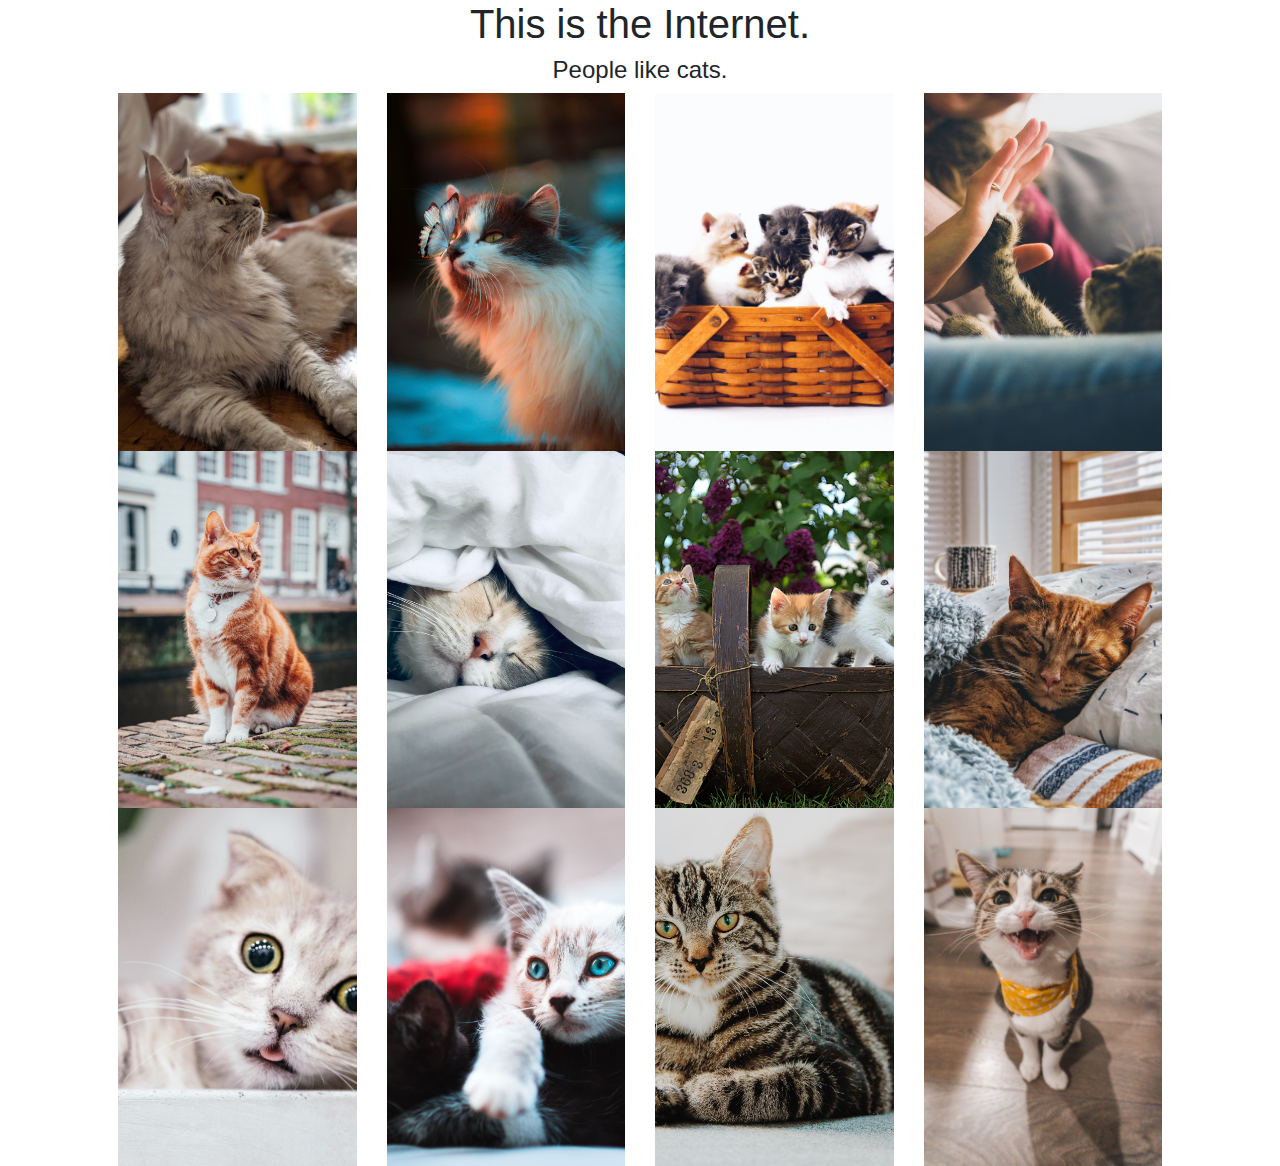
<file: 1st-session/12-picture-bootstrap/index.html>
<!DOCTYPE html>
<html lang="en">
	<head>
		<meta charset="UTF-8" />
		<meta name="viewport" content="width=device-width, initial-scale=1.0" />
		<meta http-equiv="X-UA-Compatible" content="ie=edge" />
		<title>12 Picture with Bootstraps</title>
		<link
			rel="stylesheet"
			href="https://stackpath.bootstrapcdn.com/bootstrap/4.4.1/css/bootstrap.min.css"
			integrity="sha384-Vkoo8x4CGsO3+Hhxv8T/Q5PaXtkKtu6ug5TOeNV6gBiFeWPGFN9MuhOf23Q9Ifjh"
			crossorigin="anonymous"
		/>
		<style>
			img {
				width: 100%;
				height: 100% !important;
				object-fit: cover;
			}
		</style>
	</head>
	<body>
		<header class="text-center">
			<h1>This is the Internet.</h1>
			<h4>People like cats.</h4>
		</header>
		<div class="container px-lg-5">
			<div class="row">
				<div class="col">
					<img src="assets/img/1.jpg" class="img-fluid" alt="" />
				</div>
				<div class="col">
					<img src="assets/img/2.jpg" class="img-fluid" alt="" />
				</div>
				<div class="col">
					<img src="assets/img/3.jpg" class="img-fluid" alt="" />
				</div>
				<div class="col">
					<img src="assets/img/4.jpg" class="img-fluid" alt="" />
				</div>
			</div>
			<div class="row">
				<div class="col">
					<img src="assets/img/5.jpg" class="img-fluid" alt="" />
				</div>
				<div class="col">
					<img src="assets/img/6.jpg" class="img-fluid" alt="" />
				</div>
				<div class="col">
					<img src="assets/img/7.jpg" class="img-fluid" alt="" />
				</div>
				<div class="col">
					<img src="assets/img/8.jpg" class="img-fluid" alt="" />
				</div>
			</div>
			<div class="row">
				<div class="col">
					<img src="assets/img/9.jpg" class="img-fluid" alt="" />
				</div>
				<div class="col">
					<img src="assets/img/10.jpg" class="img-fluid" alt="" />
				</div>
				<div class="col">
					<img src="assets/img/11.jpg" class="img-fluid" alt="" />
				</div>
				<div class="col">
					<img src="assets/img/12.jpg" class="img-fluid" alt="" />
				</div>
			</div>
		</div>
		<script
			src="https://code.jquery.com/jquery-3.4.1.slim.min.js"
			integrity="sha384-J6qa4849blE2+poT4WnyKhv5vZF5SrPo0iEjwBvKU7imGFAV0wwj1yYfoRSJoZ+n"
			crossorigin="anonymous"
		></script>
		<script
			src="https://cdn.jsdelivr.net/npm/popper.js@1.16.0/dist/umd/popper.min.js"
			integrity="sha384-Q6E9RHvbIyZFJoft+2mJbHaEWldlvI9IOYy5n3zV9zzTtmI3UksdQRVvoxMfooAo"
			crossorigin="anonymous"
		></script>
		<script
			src="https://stackpath.bootstrapcdn.com/bootstrap/4.4.1/js/bootstrap.min.js"
			integrity="sha384-wfSDF2E50Y2D1uUdj0O3uMBJnjuUD4Ih7YwaYd1iqfktj0Uod8GCExl3Og8ifwB6"
			crossorigin="anonymous"
		></script>
	</body>
</html>
</file>
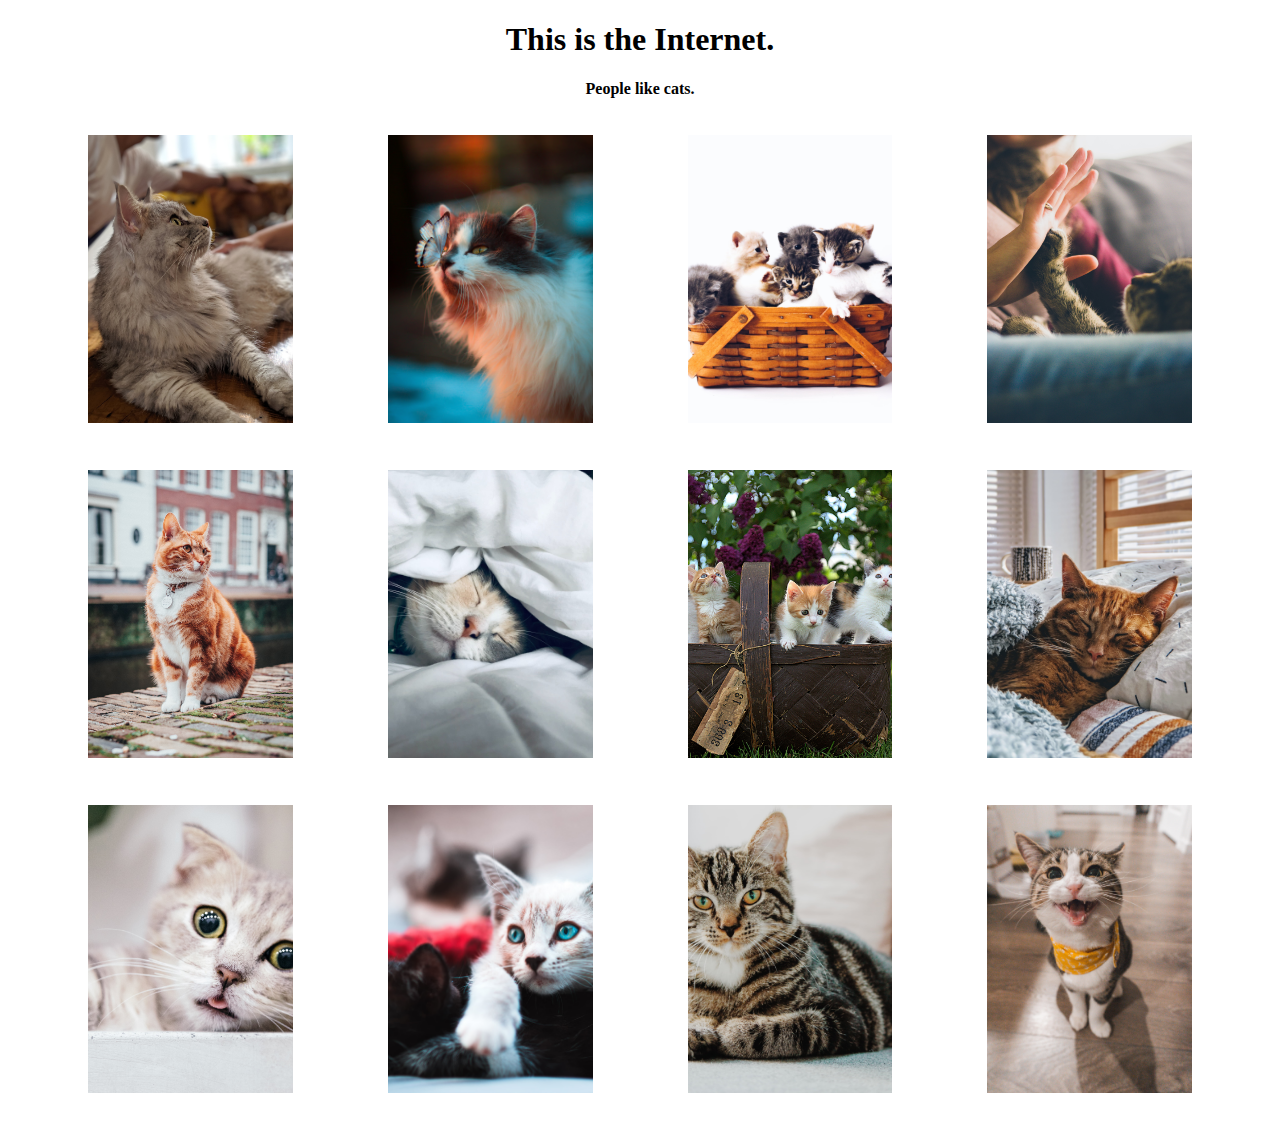
<file: 1st-session/12-picture/index.html>
<!DOCTYPE html>
<html lang="en">
	<head>
		<meta charset="UTF-8" />
		<meta name="viewport" content="width=device-width, initial-scale=1.0" />
		<meta http-equiv="X-UA-Compatible" content="ie=edge" />
		<title>12 Picture</title>
		<link rel="stylesheet" href="assets/css/style.css" />
	</head>
	<body>
		<header>
			<h1>This is the Internet.</h1>
			<h4>People like cats.</h4>
		</header>
		<figure class="grid">
			<figure><img class="cats" src="assets/img/1.jpg" alt="" /></figure>
			<figure><img class="cats" src="assets/img/2.jpg" alt="" /></figure>
			<figure><img class="cats" src="assets/img/3.jpg" alt="" /></figure>
			<figure><img class="cats" src="assets/img/4.jpg" alt="" /></figure>
			<figure><img class="cats" src="assets/img/5.jpg" alt="" /></figure>
			<figure><img class="cats" src="assets/img/6.jpg" alt="" /></figure>
			<figure><img class="cats" src="assets/img/7.jpg" alt="" /></figure>
			<figure><img class="cats" src="assets/img/8.jpg" alt="" /></figure>
			<figure><img class="cats" src="assets/img/9.jpg" alt="" /></figure>
			<figure><img class="cats" src="assets/img/10.jpg" alt="" /></figure>
			<figure><img class="cats" src="assets/img/11.jpg" alt="" /></figure>
			<figure><img class="cats" src="assets/img/12.jpg" alt="" /></figure>
		</div>
	</body>
</html>
</file>
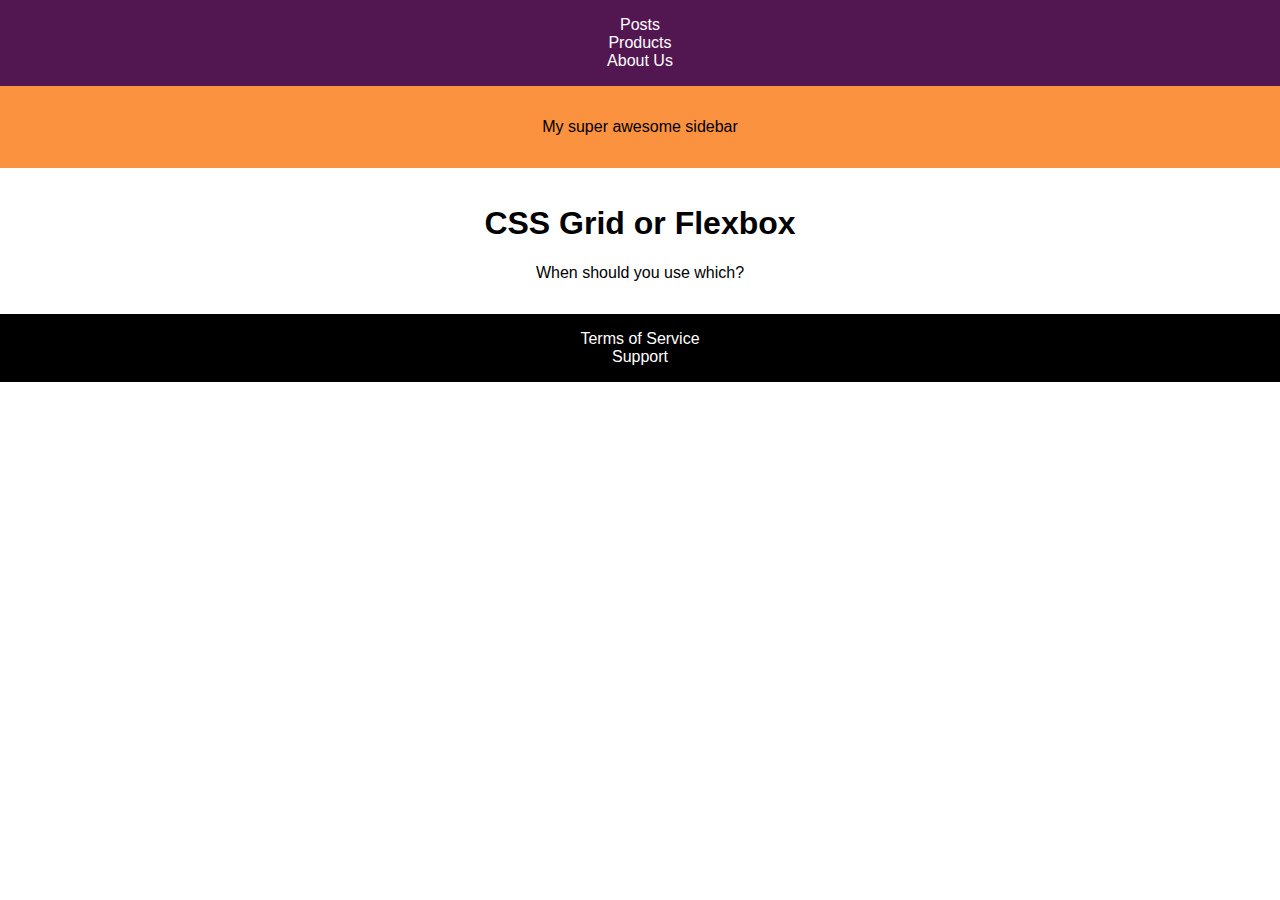
<file: 1st-session/css-grid-vs-flexbox/index.html>
<!DOCTYPE html>
<html lang="en">
	<head>
		<meta charset="UTF-8" />
		<meta name="viewport" content="width=device-width, initial-scale=1.0" />
		<meta http-equiv="X-UA-Compatible" content="ie=edge" />
		<title>CSS Example</title>
		<link rel="stylesheet" href="style.css" />
	</head>
	<body>
		<header>
			<ul class="navigation-list">
				<li class="navigation-item">
					<a href="#">Posts</a>
				</li>
				<li class="navigation-item">
					<a href="#">Products</a>
				</li>
				<li class="navigation-item">
					<a href="#">About Us</a>
				</li>
			</ul>
		</header>
		<aside>
			<p>My super awesome sidebar</p>
		</aside>
		<main>
			<h1>CSS Grid or Flexbox</h1>
			<p>When should you use which?</p>
		</main>
		<footer>
			<ul class="navigation-list">
				<li class="navigation-item">
					<a href="#">Terms of Service</a>
				</li>
				<li class="navigation-item">
					<a href="#">Support</a>
				</li>
			</ul>
		</footer>
	</body>
</html>
</file>
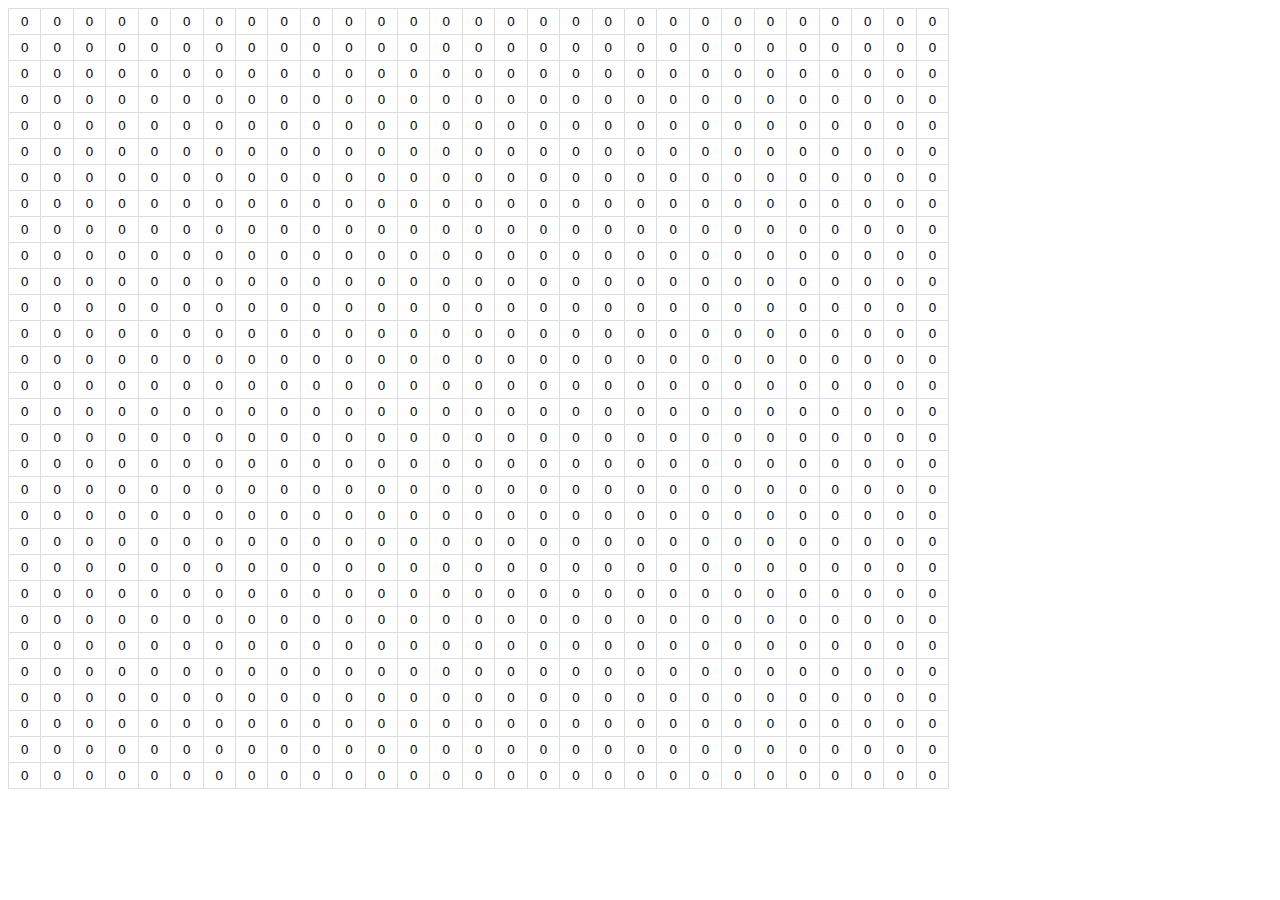
<file: 1st-session/turing- complete/rule110-grid.html>
<!DOCTYPE html> 
<html lang="en"> 
    <head> 
        <meta http-equiv="Content-Type" content="text/html; charset=utf-8"> 
        <title>Rule 110</title> 
        <style type="text/css" media="screen">
            body {
                -webkit-animation: bugfix infinite 1s;
                font-family: "Courier New";
                font-size: 28px;
            }
            @-webkit-keyframes bugfix { from { padding: 0; } to { padding: 0; } }
            
            /*  111 110 101 100 011 010 001 000
                 0   1   1   0   1   1   1  0   */  
                             
            body > input {
                -webkit-appearance: none;
                display: block;
                float: left;
                border-right: 1px solid #ddd;
                border-bottom: 1px solid #ddd;
                padding: 5px 12px;
                margin: 0;
            }
            body > input::before {
                content: "0";
            }
                                 
            body > input:nth-of-type(-n+30) { border-top: 1px solid #ddd; }
            body > input:nth-of-type(30n+1) { border-left: 1px solid #ddd; clear: left; }
            
            body > input::before { content: "0"; }
            
            body > input:checked::before { content: "1"; }
            body > input:checked         { background: #afa !important; }
                        
            
            input:not(:checked) +
                    *+*+*+*+*+*+*+*+*+*+*+*+*+*+*+*+*+*+*+*+*+*+*+*+*+*+*+*+*+*+
                    input::before {
                content: "1";
            }
            input:not(:checked) +
                    *+*+*+*+*+*+*+*+*+*+*+*+*+*+*+*+*+*+*+*+*+*+*+*+*+*+*+*+*+*+
                    input {
                background: #fa0;
            }
            

            input:checked +
                    *+*+*+*+*+*+*+*+*+*+*+*+*+*+*+*+*+*+*+*+*+*+*+*+*+*+*+*+*+
                    input::before { 
                content: "1";
            }
            input:checked +
                    *+*+*+*+*+*+*+*+*+*+*+*+*+*+*+*+*+*+*+*+*+*+*+*+*+*+*+*+*+
                    input { 
                background: #fa0;
            }

 
            input:checked +
                    *+*+*+*+*+*+*+*+*+*+*+*+*+*+*+*+*+*+*+*+*+*+*+*+*+*+*+*+
                    input::before {
                content: "1";
            }           
            input:checked +
                    *+*+*+*+*+*+*+*+*+*+*+*+*+*+*+*+*+*+*+*+*+*+*+*+*+*+*+*+
                    input {
                background: #fa0;
            }
            
            input:checked + input:checked + input:checked +
                    *+*+*+*+*+*+*+*+*+*+*+*+*+*+*+*+*+*+*+*+*+*+*+*+*+*+*+*+
                    input::before {
                content: "0";
            }
            input:checked + input:checked + input:checked +
                    *+*+*+*+*+*+*+*+*+*+*+*+*+*+*+*+*+*+*+*+*+*+*+*+*+*+*+*+
                    input {
                background: #fff;
            }
            
            input:not(:checked) + input:not(:checked) + input:not(:checked) +
                    *+*+*+*+*+*+*+*+*+*+*+*+*+*+*+*+*+*+*+*+*+*+*+*+*+*+*+*+
                    input::before {
                content: "0";
            }
            input:not(:checked) + input:not(:checked) + input:not(:checked) +
                    *+*+*+*+*+*+*+*+*+*+*+*+*+*+*+*+*+*+*+*+*+*+*+*+*+*+*+*+
                    input {
                background: #fff;
            }
            
            body > input:nth-child(30n) { display: none !important; }
            body > input:nth-child(30n) + label { display: none !important; }
            
        </style>
    </head> 
    
    <body>
        <input type="checkbox" />
        <input type="checkbox" />
        <input type="checkbox" />
        <input type="checkbox" />
        <input type="checkbox" />
        <input type="checkbox" />
        <input type="checkbox" />
        <input type="checkbox" />
        <input type="checkbox" />
        <input type="checkbox" />
        <input type="checkbox" />
        <input type="checkbox" />
        <input type="checkbox" />
        <input type="checkbox" />
        <input type="checkbox" />
        <input type="checkbox" />
        <input type="checkbox" />
        <input type="checkbox" />
        <input type="checkbox" />
        <input type="checkbox" />
        <input type="checkbox" />
        <input type="checkbox" />
        <input type="checkbox" />
        <input type="checkbox" />
        <input type="checkbox" />
        <input type="checkbox" />
        <input type="checkbox" />
        <input type="checkbox" />
        <input type="checkbox" />
        <input type="checkbox" />
        <input type="checkbox" />
        <input type="checkbox" />
        <input type="checkbox" />
        <input type="checkbox" />
        <input type="checkbox" />
        <input type="checkbox" />
        <input type="checkbox" />
        <input type="checkbox" />
        <input type="checkbox" />
        <input type="checkbox" />
        <input type="checkbox" />
        <input type="checkbox" />
        <input type="checkbox" />
        <input type="checkbox" />
        <input type="checkbox" />
        <input type="checkbox" />
        <input type="checkbox" />
        <input type="checkbox" />
        <input type="checkbox" />
        <input type="checkbox" />
        <input type="checkbox" />
        <input type="checkbox" />
        <input type="checkbox" />
        <input type="checkbox" />
        <input type="checkbox" />
        <input type="checkbox" />
        <input type="checkbox" />
        <input type="checkbox" />
        <input type="checkbox" />
        <input type="checkbox" />
        <input type="checkbox" />
        <input type="checkbox" />
        <input type="checkbox" />
        <input type="checkbox" />
        <input type="checkbox" />
        <input type="checkbox" />
        <input type="checkbox" />
        <input type="checkbox" />
        <input type="checkbox" />
        <input type="checkbox" />
        <input type="checkbox" />
        <input type="checkbox" />
        <input type="checkbox" />
        <input type="checkbox" />
        <input type="checkbox" />
        <input type="checkbox" />
        <input type="checkbox" />
        <input type="checkbox" />
        <input type="checkbox" />
        <input type="checkbox" />
        <input type="checkbox" />
        <input type="checkbox" />
        <input type="checkbox" />
        <input type="checkbox" />
        <input type="checkbox" />
        <input type="checkbox" />
        <input type="checkbox" />
        <input type="checkbox" />
        <input type="checkbox" />
        <input type="checkbox" />
        <input type="checkbox" />
        <input type="checkbox" />
        <input type="checkbox" />
        <input type="checkbox" />
        <input type="checkbox" />
        <input type="checkbox" />
        <input type="checkbox" />
        <input type="checkbox" />
        <input type="checkbox" />
        <input type="checkbox" />
        <input type="checkbox" />
        <input type="checkbox" />
        <input type="checkbox" />
        <input type="checkbox" />
        <input type="checkbox" />
        <input type="checkbox" />
        <input type="checkbox" />
        <input type="checkbox" />
        <input type="checkbox" />
        <input type="checkbox" />
        <input type="checkbox" />
        <input type="checkbox" />
        <input type="checkbox" />
        <input type="checkbox" />
        <input type="checkbox" />
        <input type="checkbox" />
        <input type="checkbox" />
        <input type="checkbox" />
        <input type="checkbox" />
        <input type="checkbox" />
        <input type="checkbox" />
        <input type="checkbox" />
        <input type="checkbox" />
        <input type="checkbox" />
        <input type="checkbox" />
        <input type="checkbox" />
        <input type="checkbox" />
        <input type="checkbox" />
        <input type="checkbox" />
        <input type="checkbox" />
        <input type="checkbox" />
        <input type="checkbox" />
        <input type="checkbox" />
        <input type="checkbox" />
        <input type="checkbox" />
        <input type="checkbox" />
        <input type="checkbox" />
        <input type="checkbox" />
        <input type="checkbox" />
        <input type="checkbox" />
        <input type="checkbox" />
        <input type="checkbox" />
        <input type="checkbox" />
        <input type="checkbox" />
        <input type="checkbox" />
        <input type="checkbox" />
        <input type="checkbox" />
        <input type="checkbox" />
        <input type="checkbox" />
        <input type="checkbox" />
        <input type="checkbox" />
        <input type="checkbox" />
        <input type="checkbox" />
        <input type="checkbox" />
        <input type="checkbox" />
        <input type="checkbox" />
        <input type="checkbox" />
        <input type="checkbox" />
        <input type="checkbox" />
        <input type="checkbox" />
        <input type="checkbox" />
        <input type="checkbox" />
        <input type="checkbox" />
        <input type="checkbox" />
        <input type="checkbox" />
        <input type="checkbox" />
        <input type="checkbox" />
        <input type="checkbox" />
        <input type="checkbox" />
        <input type="checkbox" />
        <input type="checkbox" />
        <input type="checkbox" />
        <input type="checkbox" />
        <input type="checkbox" />
        <input type="checkbox" />
        <input type="checkbox" />
        <input type="checkbox" />
        <input type="checkbox" />
        <input type="checkbox" />
        <input type="checkbox" />
        <input type="checkbox" />
        <input type="checkbox" />
        <input type="checkbox" />
        <input type="checkbox" />
        <input type="checkbox" />
        <input type="checkbox" />
        <input type="checkbox" />
        <input type="checkbox" />
        <input type="checkbox" />
        <input type="checkbox" />
        <input type="checkbox" />
        <input type="checkbox" />
        <input type="checkbox" />
        <input type="checkbox" />
        <input type="checkbox" />
        <input type="checkbox" />
        <input type="checkbox" />
        <input type="checkbox" />
        <input type="checkbox" />
        <input type="checkbox" />
        <input type="checkbox" />
        <input type="checkbox" />
        <input type="checkbox" />
        <input type="checkbox" />
        <input type="checkbox" />
        <input type="checkbox" />
        <input type="checkbox" />
        <input type="checkbox" />
        <input type="checkbox" />
        <input type="checkbox" />
        <input type="checkbox" />
        <input type="checkbox" />
        <input type="checkbox" />
        <input type="checkbox" />
        <input type="checkbox" />
        <input type="checkbox" />
        <input type="checkbox" />
        <input type="checkbox" />
        <input type="checkbox" />
        <input type="checkbox" />
        <input type="checkbox" />
        <input type="checkbox" />
        <input type="checkbox" />
        <input type="checkbox" />
        <input type="checkbox" />
        <input type="checkbox" />
        <input type="checkbox" />
        <input type="checkbox" />
        <input type="checkbox" />
        <input type="checkbox" />
        <input type="checkbox" />
        <input type="checkbox" />
        <input type="checkbox" />
        <input type="checkbox" />
        <input type="checkbox" />
        <input type="checkbox" />
        <input type="checkbox" />
        <input type="checkbox" />
        <input type="checkbox" />
        <input type="checkbox" />
        <input type="checkbox" />
        <input type="checkbox" />
        <input type="checkbox" />
        <input type="checkbox" />
        <input type="checkbox" />
        <input type="checkbox" />
        <input type="checkbox" />
        <input type="checkbox" />
        <input type="checkbox" />
        <input type="checkbox" />
        <input type="checkbox" />
        <input type="checkbox" />
        <input type="checkbox" />
        <input type="checkbox" />
        <input type="checkbox" />
        <input type="checkbox" />
        <input type="checkbox" />
        <input type="checkbox" />
        <input type="checkbox" />
        <input type="checkbox" />
        <input type="checkbox" />
        <input type="checkbox" />
        <input type="checkbox" />
        <input type="checkbox" />
        <input type="checkbox" />
        <input type="checkbox" />
        <input type="checkbox" />
        <input type="checkbox" />
        <input type="checkbox" />
        <input type="checkbox" />
        <input type="checkbox" />
        <input type="checkbox" />
        <input type="checkbox" />
        <input type="checkbox" />
        <input type="checkbox" />
        <input type="checkbox" />
        <input type="checkbox" />
        <input type="checkbox" />
        <input type="checkbox" />
        <input type="checkbox" />
        <input type="checkbox" />
        <input type="checkbox" />
        <input type="checkbox" />
        <input type="checkbox" />
        <input type="checkbox" />
        <input type="checkbox" />
        <input type="checkbox" />
        <input type="checkbox" />
        <input type="checkbox" />
        <input type="checkbox" />
        <input type="checkbox" />
        <input type="checkbox" />
        <input type="checkbox" />
        <input type="checkbox" />
        <input type="checkbox" />
        <input type="checkbox" />
        <input type="checkbox" />
        <input type="checkbox" />
        <input type="checkbox" />
        <input type="checkbox" />
        <input type="checkbox" />
        <input type="checkbox" />
        <input type="checkbox" />
        <input type="checkbox" />
        <input type="checkbox" />
        <input type="checkbox" />
        <input type="checkbox" />
        <input type="checkbox" />
        <input type="checkbox" />
        <input type="checkbox" />
        <input type="checkbox" />
        <input type="checkbox" />
        <input type="checkbox" />
        <input type="checkbox" />
        <input type="checkbox" />
        <input type="checkbox" />
        <input type="checkbox" />
        <input type="checkbox" />
        <input type="checkbox" />
        <input type="checkbox" />
        <input type="checkbox" />
        <input type="checkbox" />
        <input type="checkbox" />
        <input type="checkbox" />
        <input type="checkbox" />
        <input type="checkbox" />
        <input type="checkbox" />
        <input type="checkbox" />
        <input type="checkbox" />
        <input type="checkbox" />
        <input type="checkbox" />
        <input type="checkbox" />
        <input type="checkbox" />
        <input type="checkbox" />
        <input type="checkbox" />
        <input type="checkbox" />
        <input type="checkbox" />
        <input type="checkbox" />
        <input type="checkbox" />
        <input type="checkbox" />
        <input type="checkbox" />
        <input type="checkbox" />
        <input type="checkbox" />
        <input type="checkbox" />
        <input type="checkbox" />
        <input type="checkbox" />
        <input type="checkbox" />
        <input type="checkbox" />
        <input type="checkbox" />
        <input type="checkbox" />
        <input type="checkbox" />
        <input type="checkbox" />
        <input type="checkbox" />
        <input type="checkbox" />
        <input type="checkbox" />
        <input type="checkbox" />
        <input type="checkbox" />
        <input type="checkbox" />
        <input type="checkbox" />
        <input type="checkbox" />
        <input type="checkbox" />
        <input type="checkbox" />
        <input type="checkbox" />
        <input type="checkbox" />
        <input type="checkbox" />
        <input type="checkbox" />
        <input type="checkbox" />
        <input type="checkbox" />
        <input type="checkbox" />
        <input type="checkbox" />
        <input type="checkbox" />
        <input type="checkbox" />
        <input type="checkbox" />
        <input type="checkbox" />
        <input type="checkbox" />
        <input type="checkbox" />
        <input type="checkbox" />
        <input type="checkbox" />
        <input type="checkbox" />
        <input type="checkbox" />
        <input type="checkbox" />
        <input type="checkbox" />
        <input type="checkbox" />
        <input type="checkbox" />
        <input type="checkbox" />
        <input type="checkbox" />
        <input type="checkbox" />
        <input type="checkbox" />
        <input type="checkbox" />
        <input type="checkbox" />
        <input type="checkbox" />
        <input type="checkbox" />
        <input type="checkbox" />
        <input type="checkbox" />
        <input type="checkbox" />
        <input type="checkbox" />
        <input type="checkbox" />
        <input type="checkbox" />
        <input type="checkbox" />
        <input type="checkbox" />
        <input type="checkbox" />
        <input type="checkbox" />
        <input type="checkbox" />
        <input type="checkbox" />
        <input type="checkbox" />
        <input type="checkbox" />
        <input type="checkbox" />
        <input type="checkbox" />
        <input type="checkbox" />
        <input type="checkbox" />
        <input type="checkbox" />
        <input type="checkbox" />
        <input type="checkbox" />
        <input type="checkbox" />
        <input type="checkbox" />
        <input type="checkbox" />
        <input type="checkbox" />
        <input type="checkbox" />
        <input type="checkbox" />
        <input type="checkbox" />
        <input type="checkbox" />
        <input type="checkbox" />
        <input type="checkbox" />
        <input type="checkbox" />
        <input type="checkbox" />
        <input type="checkbox" />
        <input type="checkbox" />
        <input type="checkbox" />
        <input type="checkbox" />
        <input type="checkbox" />
        <input type="checkbox" />
        <input type="checkbox" />
        <input type="checkbox" />
        <input type="checkbox" />
        <input type="checkbox" />
        <input type="checkbox" />
        <input type="checkbox" />
        <input type="checkbox" />
        <input type="checkbox" />
        <input type="checkbox" />
        <input type="checkbox" />
        <input type="checkbox" />
        <input type="checkbox" />
        <input type="checkbox" />
        <input type="checkbox" />
        <input type="checkbox" />
        <input type="checkbox" />
        <input type="checkbox" />
        <input type="checkbox" />
        <input type="checkbox" />
        <input type="checkbox" />
        <input type="checkbox" />
        <input type="checkbox" />
        <input type="checkbox" />
        <input type="checkbox" />
        <input type="checkbox" />
        <input type="checkbox" />
        <input type="checkbox" />
        <input type="checkbox" />
        <input type="checkbox" />
        <input type="checkbox" />
        <input type="checkbox" />
        <input type="checkbox" />
        <input type="checkbox" />
        <input type="checkbox" />
        <input type="checkbox" />
        <input type="checkbox" />
        <input type="checkbox" />
        <input type="checkbox" />
        <input type="checkbox" />
        <input type="checkbox" />
        <input type="checkbox" />
        <input type="checkbox" />
        <input type="checkbox" />
        <input type="checkbox" />
        <input type="checkbox" />
        <input type="checkbox" />
        <input type="checkbox" />
        <input type="checkbox" />
        <input type="checkbox" />
        <input type="checkbox" />
        <input type="checkbox" />
        <input type="checkbox" />
        <input type="checkbox" />
        <input type="checkbox" />
        <input type="checkbox" />
        <input type="checkbox" />
        <input type="checkbox" />
        <input type="checkbox" />
        <input type="checkbox" />
        <input type="checkbox" />
        <input type="checkbox" />
        <input type="checkbox" />
        <input type="checkbox" />
        <input type="checkbox" />
        <input type="checkbox" />
        <input type="checkbox" />
        <input type="checkbox" />
        <input type="checkbox" />
        <input type="checkbox" />
        <input type="checkbox" />
        <input type="checkbox" />
        <input type="checkbox" />
        <input type="checkbox" />
        <input type="checkbox" />
        <input type="checkbox" />
        <input type="checkbox" />
        <input type="checkbox" />
        <input type="checkbox" />
        <input type="checkbox" />
        <input type="checkbox" />
        <input type="checkbox" />
        <input type="checkbox" />
        <input type="checkbox" />
        <input type="checkbox" />
        <input type="checkbox" />
        <input type="checkbox" />
        <input type="checkbox" />
        <input type="checkbox" />
        <input type="checkbox" />
        <input type="checkbox" />
        <input type="checkbox" />
        <input type="checkbox" />
        <input type="checkbox" />
        <input type="checkbox" />
        <input type="checkbox" />
        <input type="checkbox" />
        <input type="checkbox" />
        <input type="checkbox" />
        <input type="checkbox" />
        <input type="checkbox" />
        <input type="checkbox" />
        <input type="checkbox" />
        <input type="checkbox" />
        <input type="checkbox" />
        <input type="checkbox" />
        <input type="checkbox" />
        <input type="checkbox" />
        <input type="checkbox" />
        <input type="checkbox" />
        <input type="checkbox" />
        <input type="checkbox" />
        <input type="checkbox" />
        <input type="checkbox" />
        <input type="checkbox" />
        <input type="checkbox" />
        <input type="checkbox" />
        <input type="checkbox" />
        <input type="checkbox" />
        <input type="checkbox" />
        <input type="checkbox" />
        <input type="checkbox" />
        <input type="checkbox" />
        <input type="checkbox" />
        <input type="checkbox" />
        <input type="checkbox" />
        <input type="checkbox" />
        <input type="checkbox" />
        <input type="checkbox" />
        <input type="checkbox" />
        <input type="checkbox" />
        <input type="checkbox" />
        <input type="checkbox" />
        <input type="checkbox" />
        <input type="checkbox" />
        <input type="checkbox" />
        <input type="checkbox" />
        <input type="checkbox" />
        <input type="checkbox" />
        <input type="checkbox" />
        <input type="checkbox" />
        <input type="checkbox" />
        <input type="checkbox" />
        <input type="checkbox" />
        <input type="checkbox" />
        <input type="checkbox" />
        <input type="checkbox" />
        <input type="checkbox" />
        <input type="checkbox" />
        <input type="checkbox" />
        <input type="checkbox" />
        <input type="checkbox" />
        <input type="checkbox" />
        <input type="checkbox" />
        <input type="checkbox" />
        <input type="checkbox" />
        <input type="checkbox" />
        <input type="checkbox" />
        <input type="checkbox" />
        <input type="checkbox" />
        <input type="checkbox" />
        <input type="checkbox" />
        <input type="checkbox" />
        <input type="checkbox" />
        <input type="checkbox" />
        <input type="checkbox" />
        <input type="checkbox" />
        <input type="checkbox" />
        <input type="checkbox" />
        <input type="checkbox" />
        <input type="checkbox" />
        <input type="checkbox" />
        <input type="checkbox" />
        <input type="checkbox" />
        <input type="checkbox" />
        <input type="checkbox" />
        <input type="checkbox" />
        <input type="checkbox" />
        <input type="checkbox" />
        <input type="checkbox" />
        <input type="checkbox" />
        <input type="checkbox" />
        <input type="checkbox" />
        <input type="checkbox" />
        <input type="checkbox" />
        <input type="checkbox" />
        <input type="checkbox" />
        <input type="checkbox" />
        <input type="checkbox" />
        <input type="checkbox" />
        <input type="checkbox" />
        <input type="checkbox" />
        <input type="checkbox" />
        <input type="checkbox" />
        <input type="checkbox" />
        <input type="checkbox" />
        <input type="checkbox" />
        <input type="checkbox" />
        <input type="checkbox" />
        <input type="checkbox" />
        <input type="checkbox" />
        <input type="checkbox" />
        <input type="checkbox" />
        <input type="checkbox" />
        <input type="checkbox" />
        <input type="checkbox" />
        <input type="checkbox" />
        <input type="checkbox" />
        <input type="checkbox" />
        <input type="checkbox" />
        <input type="checkbox" />
        <input type="checkbox" />
        <input type="checkbox" />
        <input type="checkbox" />
        <input type="checkbox" />
        <input type="checkbox" />
        <input type="checkbox" />
        <input type="checkbox" />
        <input type="checkbox" />
        <input type="checkbox" />
        <input type="checkbox" />
        <input type="checkbox" />
        <input type="checkbox" />
        <input type="checkbox" />
        <input type="checkbox" />
        <input type="checkbox" />
        <input type="checkbox" />
        <input type="checkbox" />
        <input type="checkbox" />
        <input type="checkbox" />
        <input type="checkbox" />
        <input type="checkbox" />
        <input type="checkbox" />
        <input type="checkbox" />
        <input type="checkbox" />
        <input type="checkbox" />
        <input type="checkbox" />
        <input type="checkbox" />
        <input type="checkbox" />
        <input type="checkbox" />
        <input type="checkbox" />
        <input type="checkbox" />
        <input type="checkbox" />
        <input type="checkbox" />
        <input type="checkbox" />
        <input type="checkbox" />
        <input type="checkbox" />
        <input type="checkbox" />
        <input type="checkbox" />
        <input type="checkbox" />
        <input type="checkbox" />
        <input type="checkbox" />
        <input type="checkbox" />
        <input type="checkbox" />
        <input type="checkbox" />
        <input type="checkbox" />
        <input type="checkbox" />
        <input type="checkbox" />
        <input type="checkbox" />
        <input type="checkbox" />
        <input type="checkbox" />
        <input type="checkbox" />
        <input type="checkbox" />
        <input type="checkbox" />
        <input type="checkbox" />
        <input type="checkbox" />
        <input type="checkbox" />
        <input type="checkbox" />
        <input type="checkbox" />
        <input type="checkbox" />
        <input type="checkbox" />
        <input type="checkbox" />
        <input type="checkbox" />
        <input type="checkbox" />
        <input type="checkbox" />
        <input type="checkbox" />
        <input type="checkbox" />
        <input type="checkbox" />
        <input type="checkbox" />
        <input type="checkbox" />
        <input type="checkbox" />
        <input type="checkbox" />
        <input type="checkbox" />
        <input type="checkbox" />
        <input type="checkbox" />
        <input type="checkbox" />
        <input type="checkbox" />
        <input type="checkbox" />
        <input type="checkbox" />
        <input type="checkbox" />
        <input type="checkbox" />
        <input type="checkbox" />
        <input type="checkbox" />
        <input type="checkbox" />
        <input type="checkbox" />
        <input type="checkbox" />
        <input type="checkbox" />
        <input type="checkbox" />
        <input type="checkbox" />
        <input type="checkbox" />
        <input type="checkbox" />
        <input type="checkbox" />
        <input type="checkbox" />
        <input type="checkbox" />
        <input type="checkbox" />
        <input type="checkbox" />
        <input type="checkbox" />
        <input type="checkbox" />
        <input type="checkbox" />
        <input type="checkbox" />
        <input type="checkbox" />
        <input type="checkbox" />
        <input type="checkbox" />
        <input type="checkbox" />
        <input type="checkbox" />
        <input type="checkbox" />
        <input type="checkbox" />
        <input type="checkbox" />
        <input type="checkbox" />
        <input type="checkbox" />
        <input type="checkbox" />
        <input type="checkbox" />
        <input type="checkbox" />
        <input type="checkbox" />
        <input type="checkbox" />
        <input type="checkbox" />
        <input type="checkbox" />
        <input type="checkbox" />
        <input type="checkbox" />
        <input type="checkbox" />
        <input type="checkbox" />
        <input type="checkbox" />
        <input type="checkbox" />
        <input type="checkbox" />
        <input type="checkbox" />
        <input type="checkbox" />
        <input type="checkbox" />
        <input type="checkbox" />
        <input type="checkbox" />
        <input type="checkbox" />
        <input type="checkbox" />
        <input type="checkbox" />
        <input type="checkbox" />
        <input type="checkbox" />
        <input type="checkbox" />
        <input type="checkbox" />
        <input type="checkbox" />
        <input type="checkbox" />
        <input type="checkbox" />
        <input type="checkbox" />
        <input type="checkbox" />
        <input type="checkbox" />
        <input type="checkbox" />
        <input type="checkbox" />
        <input type="checkbox" />
        <input type="checkbox" />
        <input type="checkbox" />
        <input type="checkbox" />
        <input type="checkbox" />
        <input type="checkbox" />
        <input type="checkbox" />
        <input type="checkbox" />
        <input type="checkbox" />
        <input type="checkbox" />
        <input type="checkbox" />
        <input type="checkbox" />
        <input type="checkbox" />
        <input type="checkbox" />
        <input type="checkbox" />
        <input type="checkbox" />
        <input type="checkbox" />
        <input type="checkbox" />
        <input type="checkbox" />
        <input type="checkbox" />
        <input type="checkbox" />
        <input type="checkbox" />
        <input type="checkbox" />
        <input type="checkbox" />
        <input type="checkbox" />
        <input type="checkbox" />
        <input type="checkbox" />
        <input type="checkbox" />
        <input type="checkbox" />
        <input type="checkbox" />
        <input type="checkbox" />
        <input type="checkbox" />
        <input type="checkbox" />
        <input type="checkbox" />
        <input type="checkbox" />
        <input type="checkbox" />
        <input type="checkbox" />
        <input type="checkbox" />
        <input type="checkbox" />
        <input type="checkbox" />
        <input type="checkbox" />
        <input type="checkbox" />
        <input type="checkbox" />
        <input type="checkbox" />
        <input type="checkbox" />
        <input type="checkbox" />
        <input type="checkbox" />
        <input type="checkbox" />
        <input type="checkbox" />
        <input type="checkbox" />
        <input type="checkbox" />
        <input type="checkbox" />
        <input type="checkbox" />
        <input type="checkbox" />
        <input type="checkbox" />
        <input type="checkbox" />
        <input type="checkbox" />
        <input type="checkbox" />
        <input type="checkbox" />
        <input type="checkbox" />
        <input type="checkbox" />
        <input type="checkbox" />
        <input type="checkbox" />
        <input type="checkbox" />
        <input type="checkbox" />
        <input type="checkbox" />
        <input type="checkbox" />
        <input type="checkbox" />
        <input type="checkbox" />
        <input type="checkbox" />
        <input type="checkbox" />
        <input type="checkbox" />
        <input type="checkbox" />
        <input type="checkbox" />
        <input type="checkbox" />
        <input type="checkbox" />
        <input type="checkbox" />
        <input type="checkbox" />
        <input type="checkbox" />
        <input type="checkbox" />
        <input type="checkbox" />
        <input type="checkbox" />
        <input type="checkbox" />
        <input type="checkbox" />
        <input type="checkbox" />
        <input type="checkbox" />
        <input type="checkbox" />
        <input type="checkbox" />
        <input type="checkbox" />
        <input type="checkbox" />
        <input type="checkbox" />
        <input type="checkbox" />
        <input type="checkbox" />
        <input type="checkbox" />
        <input type="checkbox" />
        <input type="checkbox" />
        <input type="checkbox" />
        <input type="checkbox" />
        <input type="checkbox" />
        <input type="checkbox" />
        <input type="checkbox" />
        <input type="checkbox" />
        <input type="checkbox" />
        <input type="checkbox" />
        <input type="checkbox" />
        <input type="checkbox" />
        <input type="checkbox" />
        <input type="checkbox" />
        <input type="checkbox" />
        <input type="checkbox" />
        <input type="checkbox" />
        <input type="checkbox" />
        <input type="checkbox" />
        <input type="checkbox" />
        <input type="checkbox" />
        <input type="checkbox" />

    </body> 
</html>
</file>
<file: 1st-session/12-picture/assets/css/style.css>
.grid {
	display: grid;
	grid-template-columns: repeat(4, 1fr);
	grid-template-rows: repeat(3, 25vw);
	grid-gap: 15px;
}
.cats {
	width: 100%;
	height: 100%;
	object-fit: cover;
}
header {
	text-align: center;
}
</file>
<file: 1st-session/css-grid-vs-flexbox/style.css>
* {
    box-sizing: border-box;
}

body {
    font-family: sans-serif;
    margin: 0;
}

header,
aside,
main,
footer {
    padding: 16px;
    text-align: center;
}

header {
    background: #521751;
}

aside {
    background: #fa923f;
}

footer {
    background: black;
}

.navigation-list {
    list-style: none;
    margin: 0;
    padding: 0;
}

.navigation-item a {
    text-decoration: none;
    color: white;
}

.navigation-item a:hover,
.navigation-item a:active {
    color: #fa923f;
}
</file>
